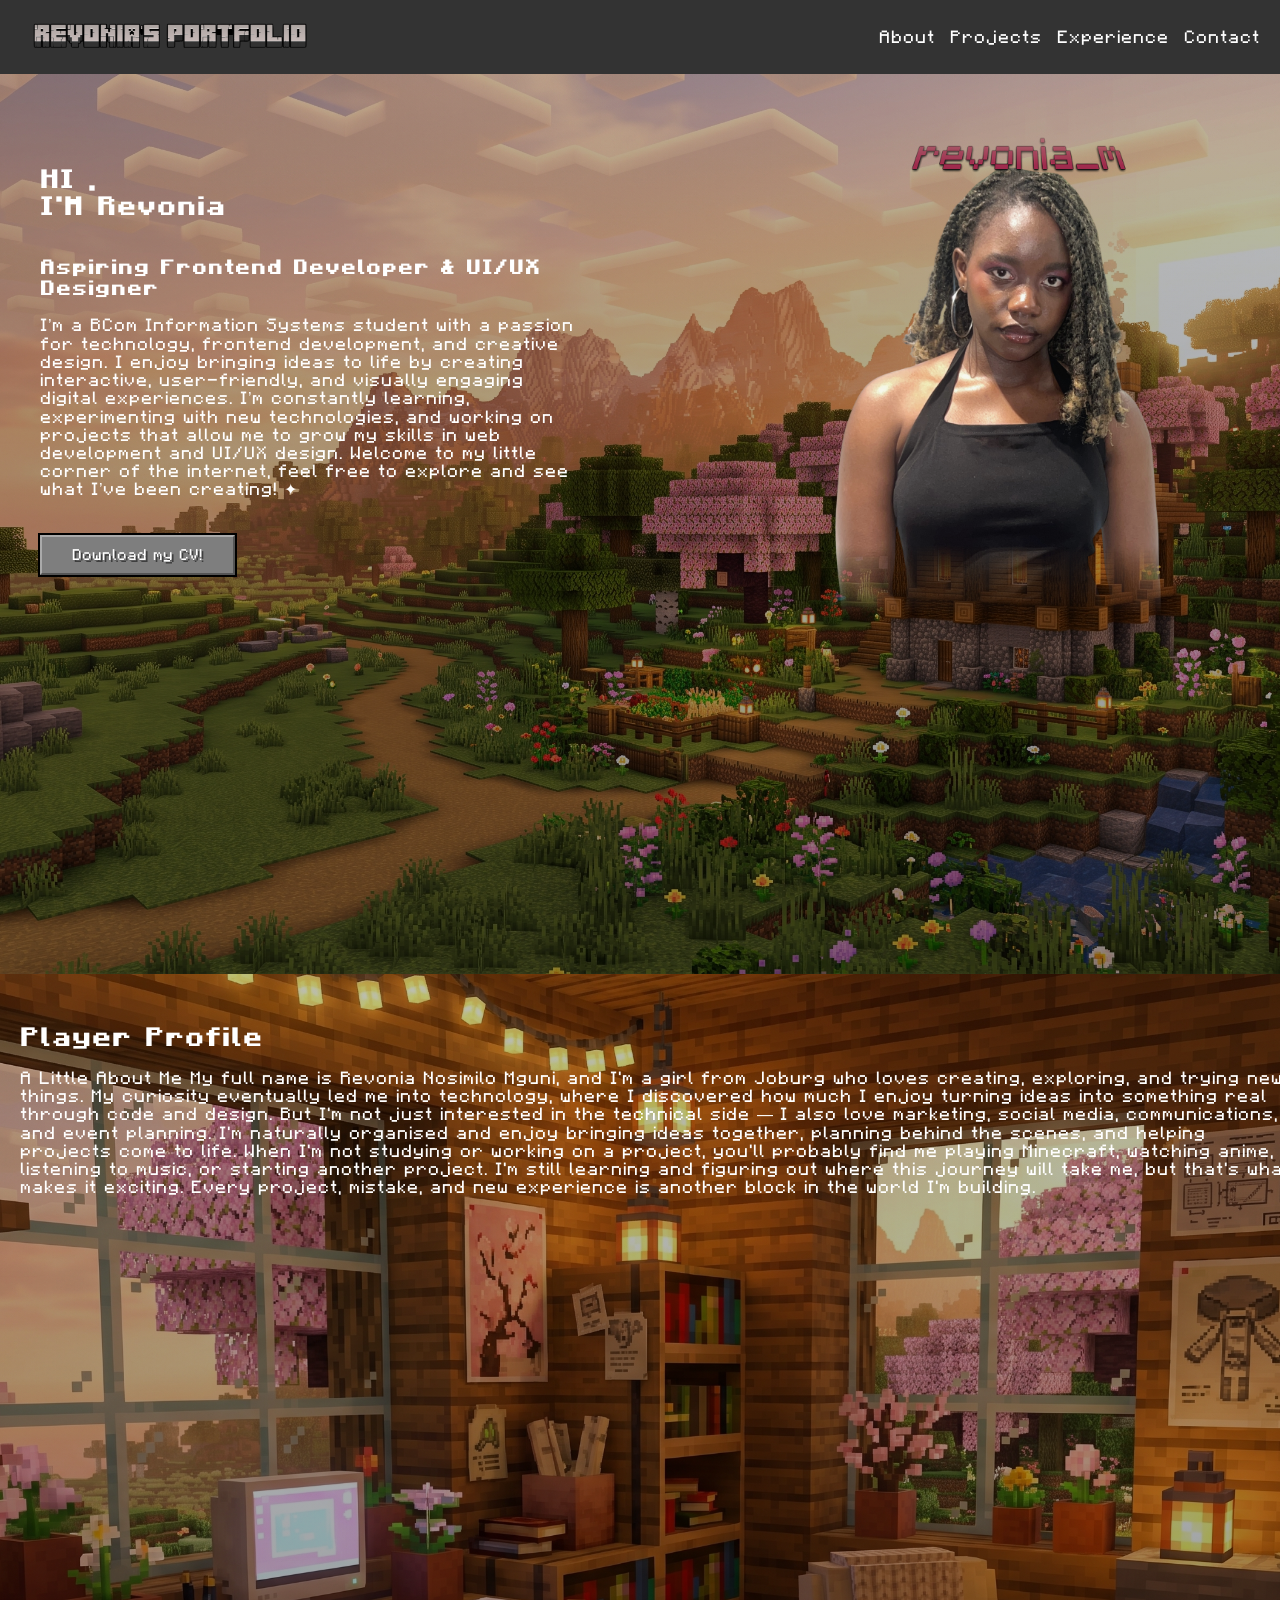
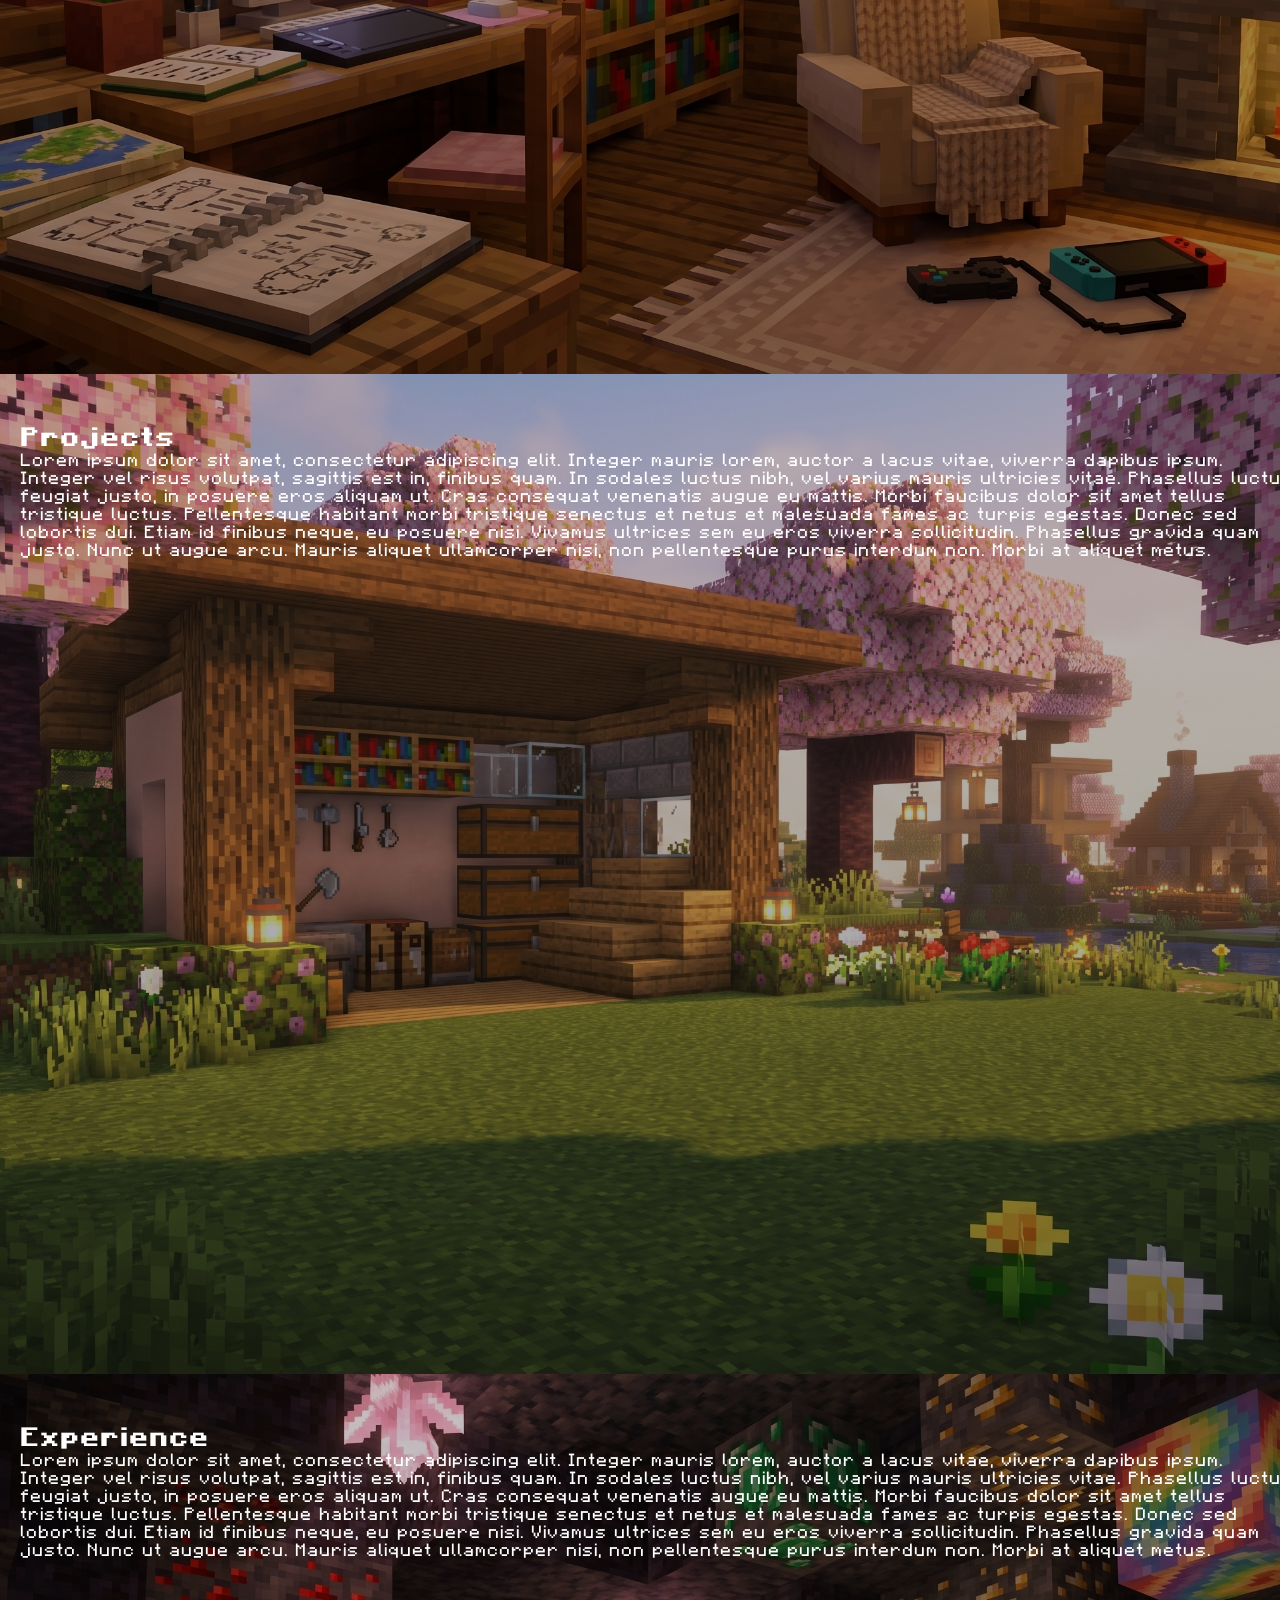
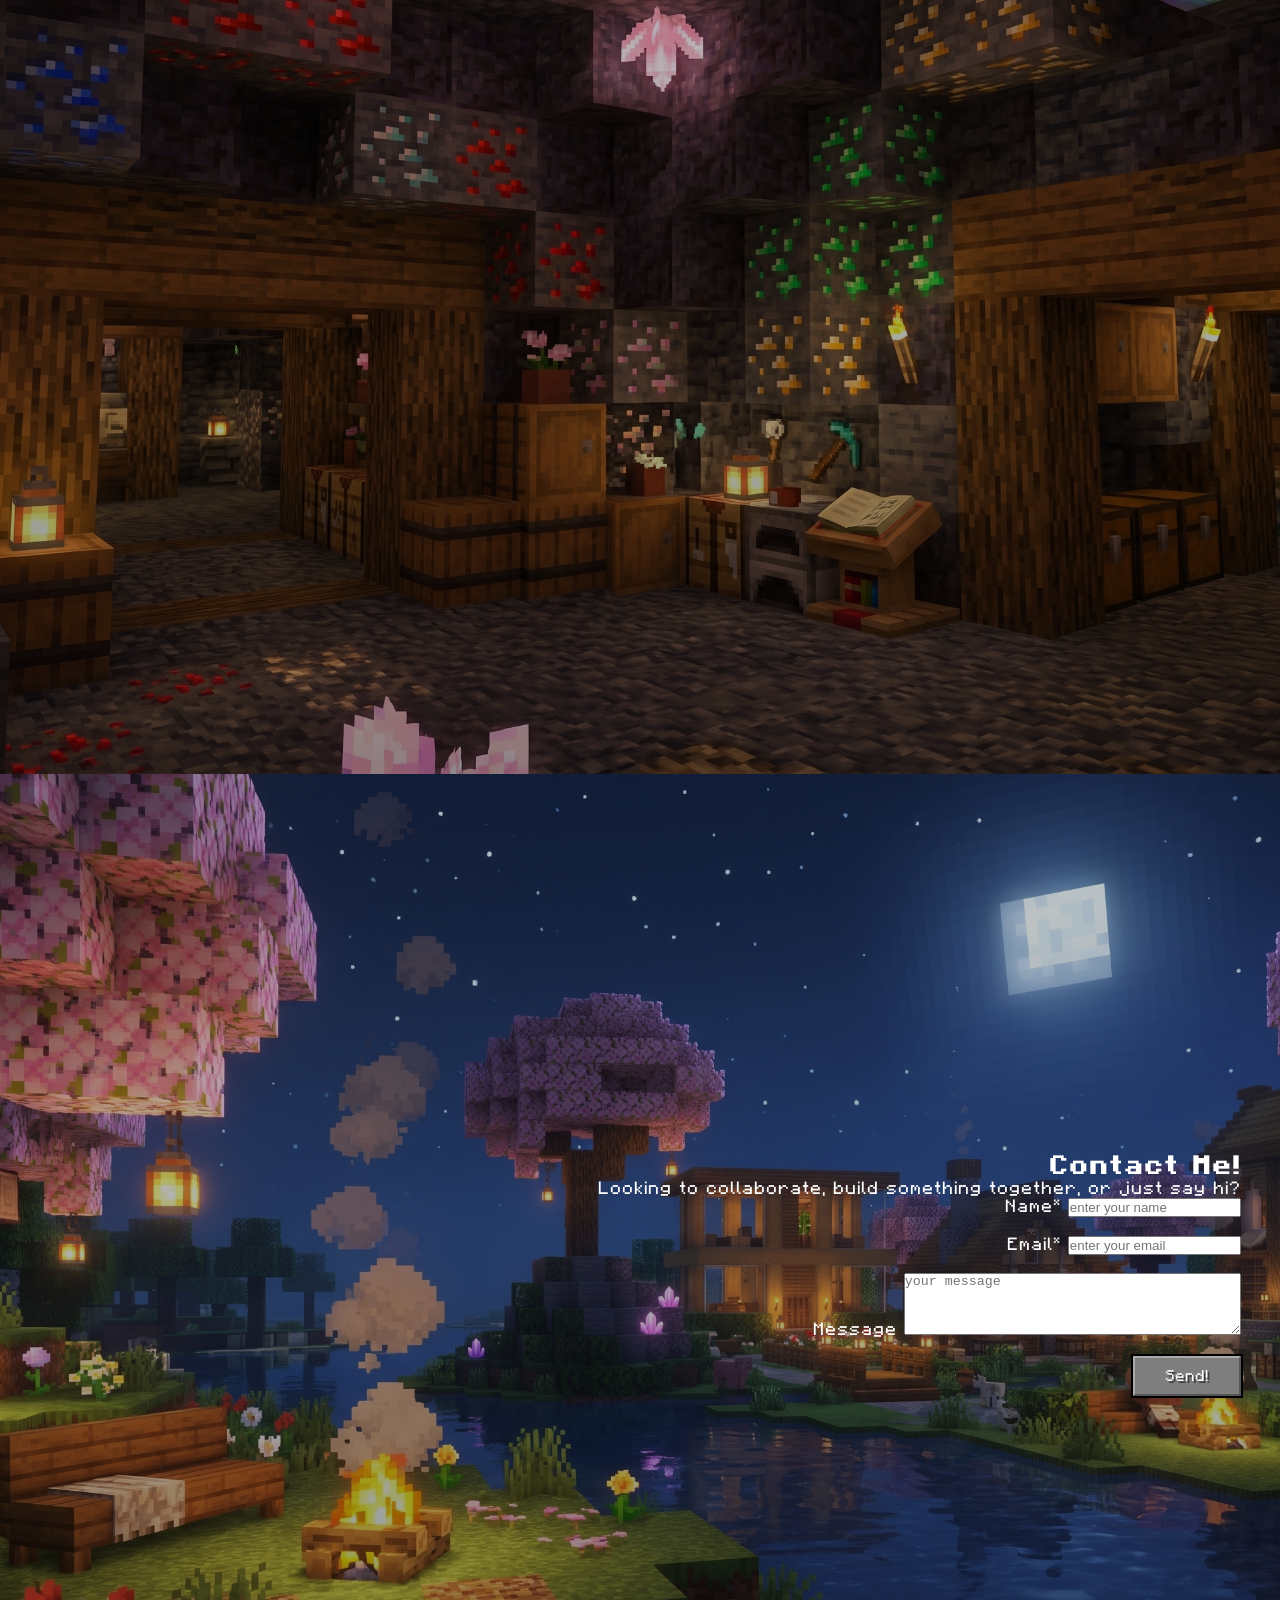
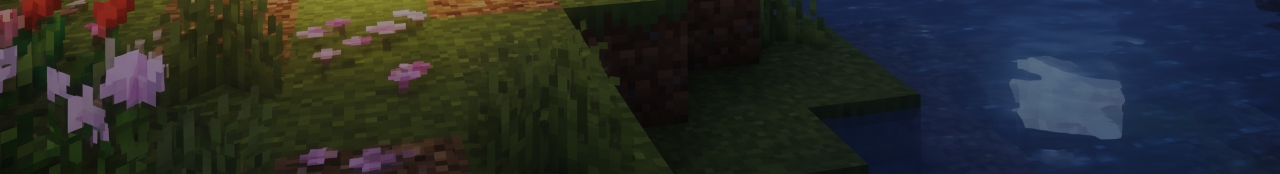
<file: Portfolio Final Project/index.html>
<!DOCTYPE html>
<html lang="en">

<head>
    <meta charset="UTF-8">
    <meta name="viewport" content="width=device-width, initial-scale=1.0">
    <title>Personal Site</title>
    <link href="style.css" rel="stylesheet" />
</head>

<body>
    <header>
        <nav class="navbar">
            <div class="logo">
                <img src="images/revonias-portfolio.png" alt="revonia's portfolio logo ">
            </div>
            <ul class="nav-links">
                <li> <a href="#about">About</a></li>
                <li><a href="#projects">Projects</a></li>
                <li><a href="#experience">Experience</a></li>
                <li><a href="#contact">Contact</a>
            </ul>


        </nav>
    </header>
    <main>
        <section id="hero">
            <div class="container">
                <div class="info">
                    <h1>HI ,<br> I'M Revonia</h1>
                    <p>
                        <br><br>
                    <h3>Aspiring Frontend Developer & UI/UX Designer</h3>
                    <br>
                    I’m a BCom Information Systems student with a passion for technology, frontend
                    development, and
                    creative design. I enjoy bringing ideas to life by creating interactive, user-friendly, and
                    visually
                    engaging digital experiences.

                    I’m constantly learning, experimenting with new technologies, and working on projects that
                    allow me
                    to
                    grow my skills in web development and UI/UX design.

                    Welcome to my little corner of the internet, feel free to explore and see what I’ve been
                    creating!
                    ✦
                    </p>
                    <br><br>
                    <div class="revonia-img">
                        <img src="images/revonia.png" alt="a picture of revonia">
                    </div>

                    <button class="minecraft-btn">
                        Download my CV!
                    </button>
                </div>
            </div>

        </section>
        <section id="about">
            <h2>Player Profile</h2>
            <br>
            <p>
                A Little About Me

                My full name is Revonia Nosimilo Mguni, and I'm a girl from Joburg who loves creating, exploring, and
                trying new
                things.

                My curiosity eventually led me into technology, where I discovered how much I enjoy turning ideas into
                something real through code and design. But I'm not just interested in the technical side — I also love
                marketing, social media, communications, and event planning. I'm naturally organised and enjoy
                bringing ideas together, planning behind the scenes, and helping projects come to life.

                When I'm not studying or working on a project, you'll probably find me playing Minecraft, watching
                anime, listening to music, or starting another project.

                I'm still learning and figuring out where this journey will take me, but that's what makes it exciting.
                Every project, mistake, and new experience is another block in the world I'm building.


            </p>
        </section>


        <section id="projects">
            <h2>Projects</h2>
            <p>Lorem ipsum dolor sit amet, consectetur adipiscing elit. Integer mauris lorem, auctor a lacus vitae,
                viverra dapibus ipsum. Integer vel risus volutpat, sagittis est in, finibus quam. In sodales luctus
                nibh, vel varius mauris ultricies vitae. Phasellus luctus feugiat justo, in posuere eros aliquam ut.
                Cras consequat venenatis augue eu mattis. Morbi faucibus dolor sit amet tellus tristique luctus.
                Pellentesque habitant morbi tristique senectus et netus et malesuada fames ac turpis egestas. Donec sed
                lobortis dui. Etiam id finibus neque, eu posuere nisi. Vivamus ultrices sem eu eros viverra
                sollicitudin. Phasellus gravida quam justo. Nunc ut augue arcu. Mauris aliquet ullamcorper nisi, non
                pellentesque purus interdum non. Morbi at aliquet metus.</p>
        </section>

        <section id="experience">
            <h2>Experience</h2>
            <p>Lorem ipsum dolor sit amet, consectetur adipiscing elit. Integer mauris lorem, auctor a lacus vitae,
                viverra dapibus ipsum. Integer vel risus volutpat, sagittis est in, finibus quam. In sodales luctus
                nibh, vel varius mauris ultricies vitae. Phasellus luctus feugiat justo, in posuere eros aliquam ut.
                Cras consequat venenatis augue eu mattis. Morbi faucibus dolor sit amet tellus tristique luctus.
                Pellentesque habitant morbi tristique senectus et netus et malesuada fames ac turpis egestas. Donec sed
                lobortis dui. Etiam id finibus neque, eu posuere nisi. Vivamus ultrices sem eu eros viverra
                sollicitudin. Phasellus gravida quam justo. Nunc ut augue arcu. Mauris aliquet ullamcorper nisi, non
                pellentesque purus interdum non. Morbi at aliquet metus.</p>
        </section>

        <section id="contact">
            <div class="contact-info">
                <h2>Contact Me!</h2>
                <p>Looking to collaborate, build something together, or just say hi?</p>
                <form>
                    <label for="name">Name*</label>
                    <input type="text" id="name" required placeholder="enter your name"></input>
                    <br><br>
                    <label for="phone-number">Email*</label>
                    <input type="email" id="email" required placeholder="enter your email">
                    <br><br>
                    <label for="requests">Message</label>
                    <textarea id="requests" rows="4" cols="40" placeholder="your message"></textarea>
                    <br><br>
                    <button class="minecraft-btn">
                        Send!
                    </button>
                </form>
            </div>
        </section>
    </main>
    <footer>
    </footer>
</body>

</html>
</file>
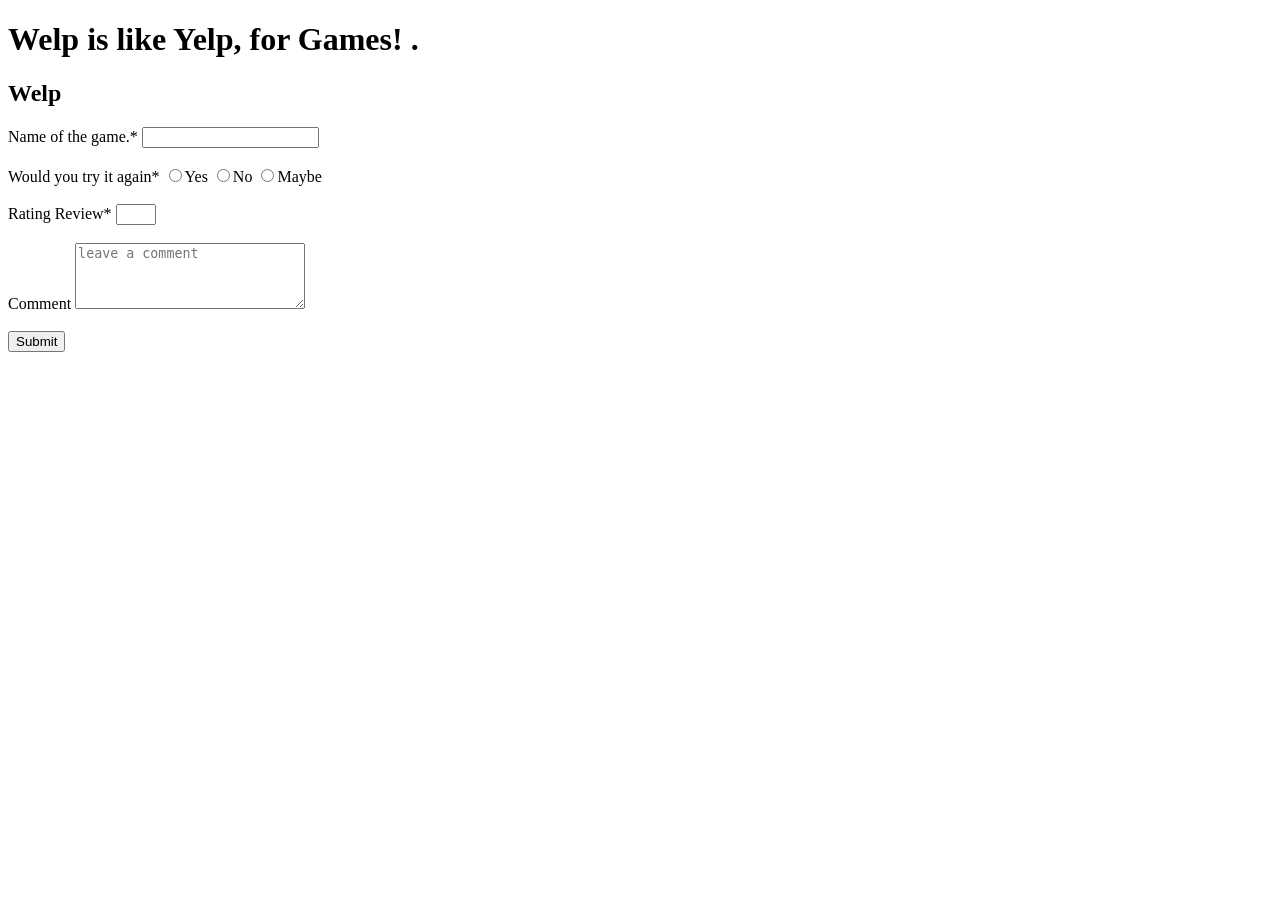
<file: welp.html>
<!DOCTYPE html>
<html>

<head>
    <title>Welp</title>
</head>

<body>
    <h1>Welp is like Yelp, for Games! .</h1>
    <form>
        <h2>Welp</h2>

        <label for="game">Name of the game.*<label>
                <input type="text" id="game" required></input>
                <br><br>

                <label for="try">Would you try it again*<label>
                        <input type="radio" id="try" name="option">Yes</input>
                        <input type="radio" id="try" name="option">No</input>
                        <input type="radio" id="try" name="option">Maybe</input>
                        <br><br>

                        <label for="rating">Rating Review*<label>
                                <input type="number" min="1" max="5" required id="rating"></input>
                                <br><br>


                                <label for="comment">Comment</label>
                                <textarea rows="4" cols="26" maxlength="250" minlength="10"
                                    placeholder="leave a comment"></textarea>
                                <br><br>

                                <input type="submit"></input>
    </form>
</body>

</html>
</file>
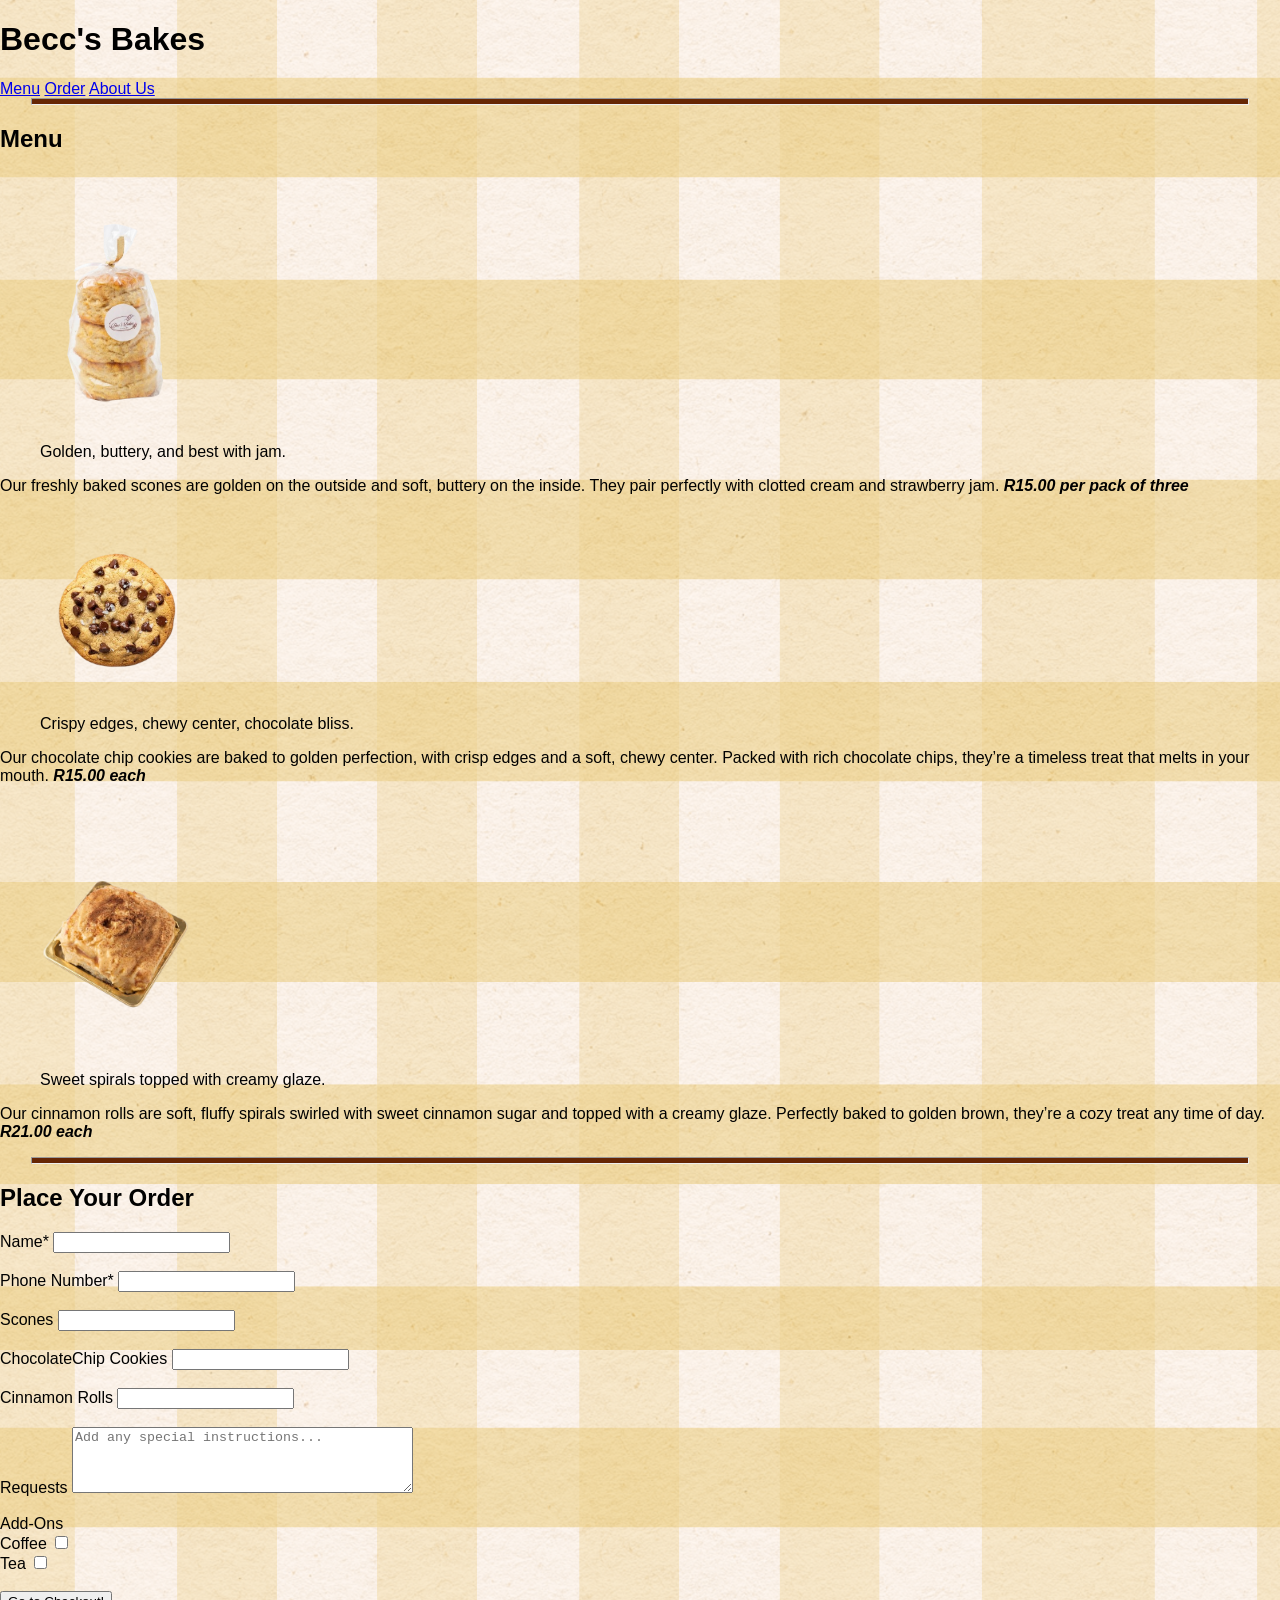
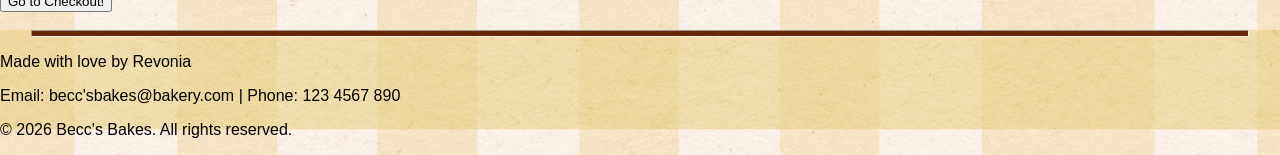
<file: Resturant Final Project/resturant.html>
<!DOCTYPE html>
<html>

<head>
    <title>Becc's Bakes Menu</title>
    <meta charset="UTF-8">
    <meta name="viewport" content="width=device-width, initial-scale=1.0">
    <title>Becc's Bakes</title>
    <link href="style.css" rel="stylesheet" />
</head>

<body>
    <header>
        <h1>Becc's Bakes</h1>
        <nav>

            <a href="#Menu">Menu</a>
            <a href="#Order">Order</a>
            <a href="#About">About Us</a>

            <hr>
        </nav>
    </header>
    <main>
        <section>
            <div id="Menu">
                <h2>Menu</h2>
                <article>
                    <figure>
                        <img width="150" src="scones.png" alt="scones in package" />
                        <figcaption>Golden, buttery, and best with jam.</figcaption>
                    </figure>
                    <p>
                        Our freshly baked scones are golden on the outside and soft, buttery on the inside.
                        They pair perfectly with clotted cream and strawberry jam.
                        <i><b>R15.00 per pack of three</b></i>
                    </p>

                </article>
                <article>
                    <figure>
                        <img width="150" src="cookie.png" alt="chocolate chip cookies" />
                        <figcaption>Crispy edges, chewy center, chocolate bliss. </figcaption>
                    </figure>
                    <p>
                        Our chocolate chip cookies are baked to golden perfection, with crisp edges and a soft, chewy
                        center.
                        Packed with rich chocolate chips, they’re a timeless treat that melts in your mouth.
                        <i><b>R15.00 each</b></i>
                    </p>
                </article>
                <article>
                    <figure>
                        <img width="150" src="cinnamonroll.png" alt="cinnamon rolls" />
                        <figcaption>Sweet spirals topped with creamy glaze.</figcaption>
                    </figure>
                    <p>
                        Our cinnamon rolls are soft, fluffy spirals swirled with sweet cinnamon sugar and topped with a
                        creamy glaze.
                        Perfectly baked to golden brown, they’re a cozy treat any time of day.
                        <i><b>R21.00 each</b></i>
                    </p>
                </article>
                <hr />
        </section>
        </div>

        <div id="Order">
            <section>
                <h2>Place Your Order</h2>
                <form>
                    <label for="name">Name*</label>
                    <input type="text" id="name" required></input>
                    <br><br>
                    <label for="phone-number">Phone Number*</label>
                    <input type="tel" id="phone-number" required>
                    <br><br>
                    <label for="scones-order">Scones</label>
                    <input type="number" min="0" id="scones-order">
                    <br><br>
                    <label for="chocochip-order">ChocolateChip Cookies</label>
                    <input type="number" min="0" id="chocochip-order">
                    <br><br>
                    <label for="cinnamonrolls-order">Cinnamon Rolls</label>
                    <input type="number" min="0" id="cinnamonrolls-order">
                    <br><br>
                    <label for="requests">Requests</label>
                    <textarea id="requests" rows="4" cols="40" placeholder="Add any special instructions..."></textarea>
                    <br><br>
                    <label>Add‑Ons</label><br>
                    <label for="coffee">Coffee</label>
                    <input type="checkbox" id="coffee" name="option">
                    <br>
                    <label for="tea">Tea</label>
                    <input type="checkbox" id="tea" name="option">
                    <br><br>
                    <input type="submit" value="Go to Checkout!">
                    <br><br>

                </form>
            </section>
        </div>
        <hr>
    </main>
    <footer>
        <p>Made with love by Revonia</p>
        <p>Email: becc'sbakes@bakery.com | Phone: 123 4567 890</p>
        <p>&copy; 2026 Becc's Bakes. All rights reserved.</p>
    </footer>
</body>

</html>
</file>
<file: Portfolio Final Project/style.css>
* {
    margin: 0;
    padding: 0;
}

@font-face {
    font-family: 'Minecraft';
    src: url('assets/Minecraft.otf') format('opentype');
    font-weight: normal;
    font-style: normal;
}

@font-face {
    font-family: 'Minecraft';
    src: url('assets/Minecraft-Bold.otf') format('opentype');
    font-weight: bold;
    font-style: normal;
}

body {
    font-family: 'Minecraft', sans-serif;
    margin: 0;
}

.navbar {
    display: flex;
    justify-content: space-between;
    align-items: center;
    background-color: #333;
    color: white;
    padding: 10px 20px;

}

.nav-links {
    list-style: none;
    display: flex;
    gap: 15px;
    margin: 0;
    padding: 0;

}

.nav-links li a {
    color: white;
    text-decoration: none;

}

.nav-links li a:hover {
    text-decoration: underline;
}

.logo img {
    width: 300px;
    height: auto;

}


.minecraft-btn {
    font-family: "Minecraft", sans-serif;
    font-size: 14px;
    color: white;
    background: #7e7e7e;
    padding: 10px 30px;
    border: 2px solid;
    border-color: #aaaaaa #555555 #555555 #aaaaaa;
    outline: 2px solid black;
    cursor: pointer;
    text-shadow: 2px 2px #3f3f3f;
    transition: filter 0.1s ease;
}

.minecraft-btn:hover {
    color: #ffff55;
    background: #8f8f8f;
}

.minecraft-btn:active {
    border-color: #555555 #aaaaaa #aaaaaa #555555;
    transform: translateY(2px);
}

#hero {
    width: 100%;
    height: 100vh;
    background: linear-gradient(rgba(20, 24, 32, 0.28), rgba(20, 24, 32, 0.48)),
        url('images/hero.jpeg') no-repeat center /cover;
    background-blend-mode: multiply;
}

.container {
    max-width: 1200px;
    margin: 0 auto;
    padding: 20px;
    height: 100%;
}

.info {
    position: relative;
    width: 45%;
    padding-top: 8vh;
    color: white;
}

.revonia-img {
    position: absolute;
    right: -120%;
    bottom: -40px;
    width: min(35vw, 400px);
    max-width: none;
    z-index: 1;
}

.revonia-img img {
    display: block;
    width: 100%;
    height: auto;
    filter: saturate(0.85) contrast(0.95);
    -webkit-mask-image: linear-gradient(to bottom, transparent 0%, black 10%, black 86%, transparent 100%);
    mask-image: linear-gradient(to bottom, transparent 0%, black 10%, black 86%, transparent 100%);
}

@media (max-width: 700px) {
    #hero {
        height: auto;
        min-height: 100vh;
    }

    .info {
        width: 100%;
        padding-top: 4vh;
    }

    .revonia-img {
        position: static;
        width: min(78vw, 360px);
        margin: 2rem auto 0;
    }
}

/* About Section */
#about {
    padding: 50px 20px;
    background-color: #f4f4f4;
    color: white;
}

#about {
    width: 100%;
    height: 100vh;
    background: linear-gradient(rgba(35, 42, 48, 0.3), rgba(35, 42, 48, 0.5)),
        url('images/about.jpeg') no-repeat center /cover;
    background-blend-mode: multiply;

}

/* Projects Section */
#projects {
    padding: 50px 20px;

    color: white;
}

#projects {
    width: 100%;
    height: 100vh;
    background: linear-gradient(rgba(35, 42, 48, 0.25), rgba(35, 42, 48, 0.5)),
        url('images/projects.jpeg') no-repeat center /cover;
    background-blend-mode: multiply;

}

/* Experience Section */
#experience {
    padding: 50px 20px;
    background-color: #f4f4f4;
    color: white;
}

#experience {
    width: 100%;
    height: 100vh;
    background: linear-gradient(rgba(35, 42, 48, 0.25), rgba(35, 42, 48, 0.5)),
        url('images/experience.jpeg') no-repeat center /cover;
    background-blend-mode: multiply;
    color: white;

}



/* Contact Section */
#contact {
    padding: 50px 20px;
    width: 100%;
    height: 100vh;
    position: relative;
    background: linear-gradient(rgba(35, 42, 48, 0.25), rgba(35, 42, 48, 0.5)),
        url('images/contact.jpeg') no-repeat center /cover;
    background-blend-mode: multiply;
    color: white;



}

.contact-info {
    position: absolute;
    top: 50%;
    right: 6%;
    transform: translateY(-50%);
    text-align: right;

}

@media (max-width: 700px) {
    .contact-info {
        position: static;
        transform: none;
        text-align: left;
    }
}
</file>
<file: Resturant Final Project/style.css>
body {
    background-image: url('background.png');
    background-repeat: repeat;
    background-size: auto;
    background-position: top left;
    font-family: 'Inter', sans-serif;
    margin: 0;
    padding: 0;

}

hr {
    width: 95%;
    height: 5px;
    margin: auto;
    background-color: #662604;
}
</file>
